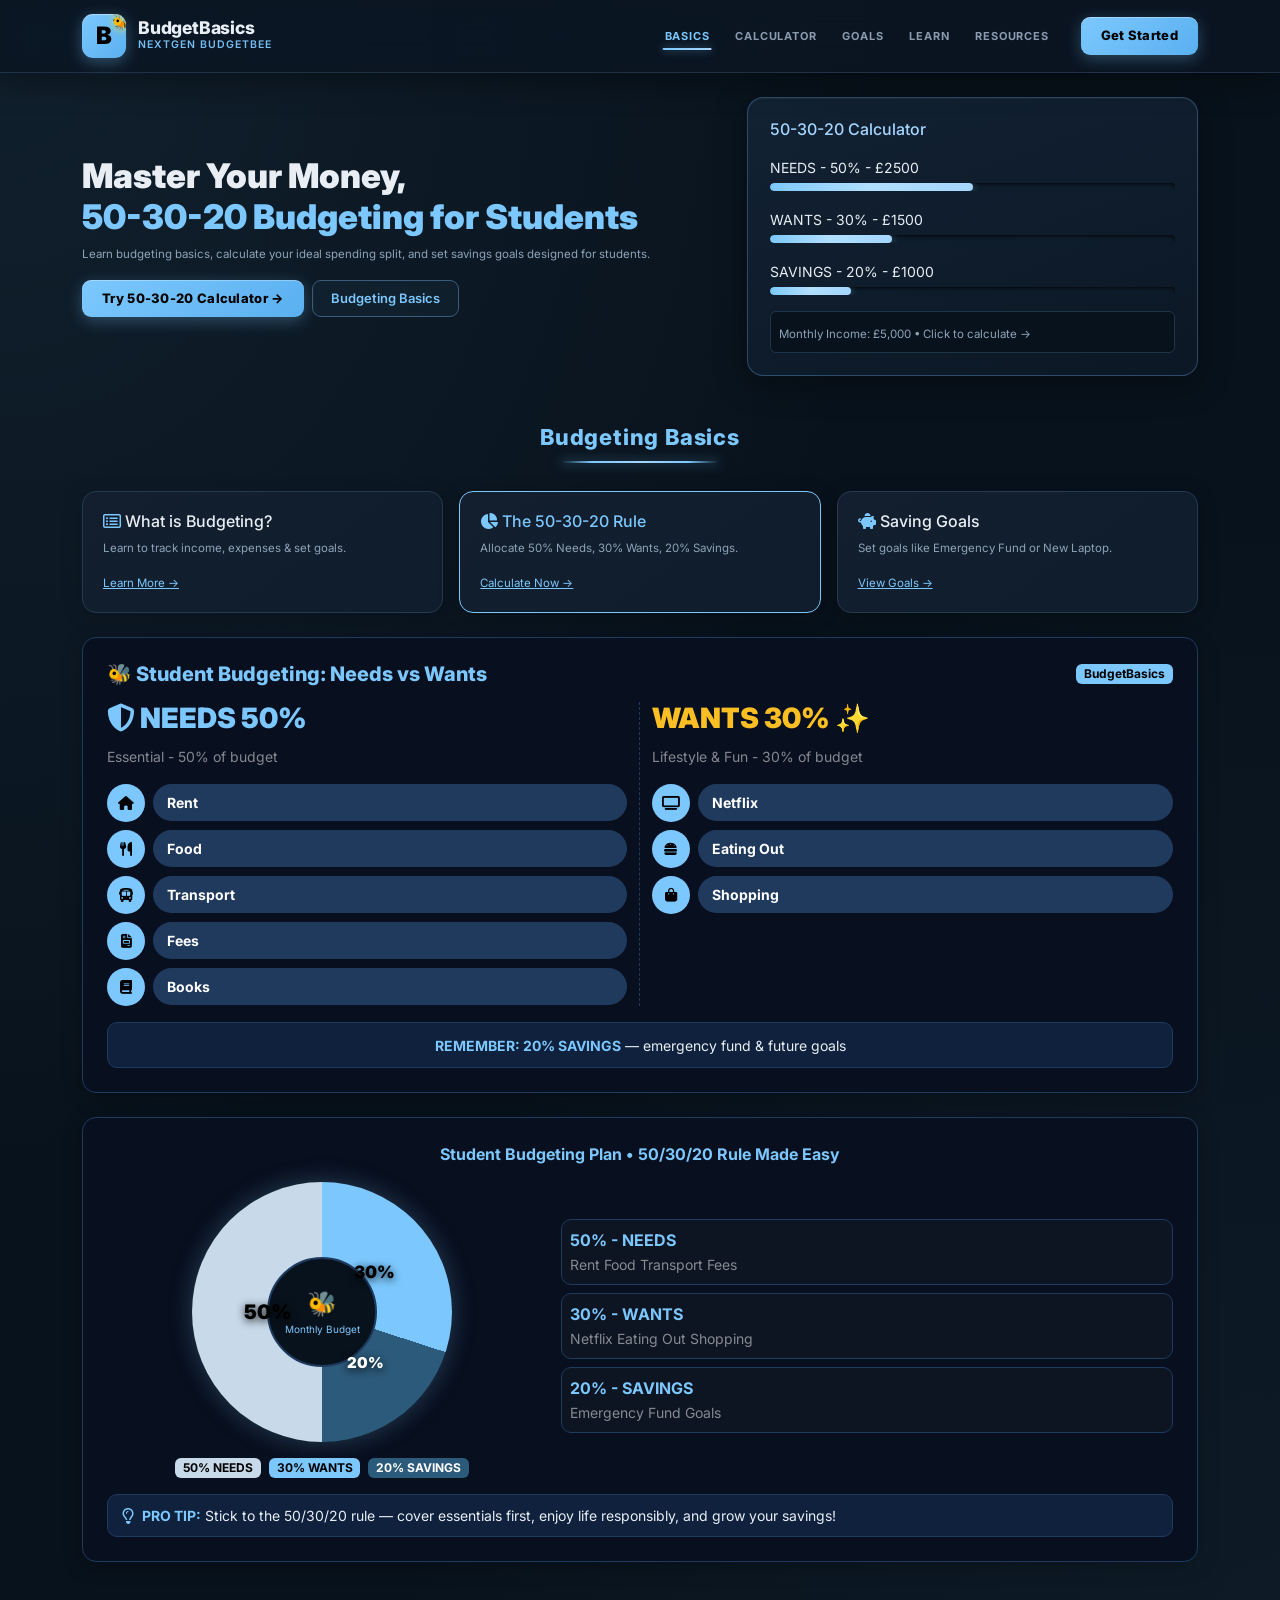
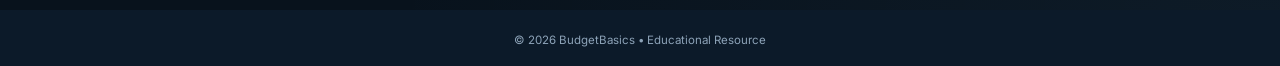
<file: index.html>
<!DOCTYPE html>
<html lang="en">
    <head>
        <meta charset="UTF-8">
        <meta name="viewport" content="width=device-width, initial-scale=1.0">
    <title>BudgetBasics</title>
    <link href="https://cdn.jsdelivr.net/npm/bootstrap@5.3.3/dist/css/bootstrap.min.css" rel="stylesheet">
    <link rel="stylesheet" href="https://cdnjs.cloudflare.com/ajax/libs/font-awesome/6.5.0/css/all.min.css">
    <link rel="stylesheet" href="style.css">
</head>
<body>
<div class="top-nav">
    <div class="container d-flex justify-content-between align-items-center">
        <div class="logo-wrap">
            <div class="logo-icon">
                <span class="b-letter">B</span>
                <span class="bee-logo">🐝</span>
            </div>
            <div>
                <div class="logo-title">BudgetBasics</div>
                <div class="logo-sub">NextGen BudgetBee</div>
            </div>
        </div>
        <div class="d-none d-md-flex align-items-center">
            <a href="index.html" class="nav-item active">BASICS</a>
            <a href="calculator.html" class="nav-item">CALCULATOR</a>
            <a href="goals.html" class="nav-item">GOALS</a>
            <a href="learn.html" class="nav-item">LEARN</a>
            <a href="resources.html" class="nav-item">RESOURCES</a>
            <a href="calculator.html" class="btn-blue ms-2">Get Started</a>
        </div>
    </div>
</div>
<div class="container py-4">
    <div class="row g-4 align-items-center">
        <div class="col-lg-7">
            <h1 style="font-weight:900;font-size:34px">Master Your Money,<br>
                <span style="color:#7cc8fe">50-30-20 Budgeting for Students</span>
            </h1>
            <p class="small mt-2">Learn budgeting basics, calculate your ideal spending split, and set savings goals designed for students.</p>
            <div class="mt-3 d-flex gap-2">
                <a href="calculator.html" class="btn-blue">Try 50-30-20 Calculator →</a>
                <a href="learn.html" class="btn-outline">Budgeting Basics</a>
            </div>
        </div>
        <div class="col-lg-5">
            <div class="calc-card">
                <h6 style="color:#a5d6ff">50-30-20 Calculator</h6>
                <div class="mt-3">
                    <small>NEEDS - 50% - £2500</small>
                    <div class="progress mt-1">
                        <div class="progress-bar" style="width:50%"></div>
                    </div>
                </div>
                <div class="mt-3">
                    <small>WANTS - 30% - £1500</small>
                    <div class="progress mt-1">
                        <div class="progress-bar" style="width:30%"></div>
                    </div>
                </div>
                <div class="mt-3">
                    <small>SAVINGS - 20% - £1000</small>
                    <div class="progress mt-1">
                        <div class="progress-bar" style="width:20%"></div>
                    </div>
                </div>
                <div class="mt-3 p-2 rounded" style="background:#08121c;border:1px solid #1e3448">
                    <small class="small">Monthly Income: £5,000 • Click to calculate →</small>
                </div>
            </div>
        </div>
    </div>
<h4 class="title-blue mt-5">Budgeting Basics</h4>
<div class="row g-3">
    <div class="col-md-4">
        <div class="card-dark">
            <h6><i class="fa-regular fa-rectangle-list" style="color:#7cc8fe"></i> What is Budgeting?</h6>
            <p class="small">Learn to track income, expenses & set goals.</p>
            <a href="learn.html" class="small" style="color:#7cc8fe">Learn More →</a>
        </div>
    </div>
    <div class="col-md-4">
        <div class="card-dark" style="border-color:#7cc8fe">
            <h6 style="color:#7cc8fe"><i class="fa-solid fa-chart-pie"></i> The 50-30-20 Rule</h6>
            <p class="small">Allocate 50% Needs, 30% Wants, 20% Savings.</p>
            <a href="calculator.html" class="small" style="color:#7cc8fe">Calculate Now →</a>
        </div>
    </div>
    <div class="col-md-4">
        <div class="card-dark">
            <h6><i class="fa-solid fa-piggy-bank" style="color:#7cc8fe"></i> Saving Goals</h6>
            <p class="small">Set goals like Emergency Fund or New Laptop.</p>
            <a href="goals.html" class="small" style="color:#7cc8fe">View Goals →</a>
        </div>
    </div>
</div>

<div class="card-dark bb-info-card p-3 p-md-4 mt-4">
  <div class="d-flex justify-content-between align-items-center mb-3">
    <h5 class="m-0" style="color:#7cc8fe; font-weight:800;">🐝 Student Budgeting: Needs vs Wants</h5>
    <span class="badge" style="background:#7cc8fe; color:#000;">BudgetBasics</span>
</div>
  <div class="row g-4">
    <div class="col-md-6" style="border-right:1px dashed #203a5e;">
        <h3 style="color:#7cc8fe; font-weight:900;"><i class="fa-solid fa-shield-halved"></i> NEEDS 50%</h3>
        <small class="text-white-50">Essential - 50% of budget</small>
      <div class="d-flex flex-column gap-2 mt-3">
        <div class="d-flex align-items-center gap-2">
            <div class="bb-icon-circle"><i class="fa-solid fa-house"></i></div>
            <div class="bb-pill flex-grow-1">Rent</div>
        </div>
        <div class="d-flex align-items-center gap-2">
            <div class="bb-icon-circle"><i class="fa-solid fa-utensils"></i></div>
            <div class="bb-pill flex-grow-1">Food</div>
        </div>
        <div class="d-flex align-items-center gap-2">
            <div class="bb-icon-circle"><i class="fa-solid fa-bus"></i></div>
            <div class="bb-pill flex-grow-1">Transport</div>
        </div>
        <div class="d-flex align-items-center gap-2">
            <div class="bb-icon-circle"><i class="fa-solid fa-file-invoice"></i></div>
            <div class="bb-pill flex-grow-1">Fees</div>
        </div>
        <div class="d-flex align-items-center gap-2">
            <div class="bb-icon-circle"><i class="fa-solid fa-book"></i></div>
            <div class="bb-pill flex-grow-1">Books</div>
        </div>
      </div>
    </div>
    <div class="col-md-6">
        <h3 style="color:#fbbf24; font-weight:900;">WANTS 30% ✨</h3>
        <small class="text-white-50">Lifestyle & Fun - 30% of budget</small>
      <div class="d-flex flex-column gap-2 mt-3">
        <div class="d-flex align-items-center gap-2">
            <div class="bb-icon-circle"><i class="fa-solid fa-tv"></i></div>
            <div class="bb-pill flex-grow-1">Netflix</div>
        </div>
        <div class="d-flex align-items-center gap-2">
            <div class="bb-icon-circle"><i class="fa-solid fa-burger"></i>
            </div>
            <div class="bb-pill flex-grow-1">Eating Out</div>
        </div>
        <div class="d-flex align-items-center gap-2">
            <div class="bb-icon-circle"><i class="fa-solid fa-bag-shopping"></i></div>
            <div class="bb-pill flex-grow-1">Shopping</div>
        </div>
      </div>
    </div>
  </div>
  <div class="bb-tip-box mt-3 text-center">
    <small><b style="color:#7cc8fe;">REMEMBER: 20% SAVINGS</b> — emergency fund & future goals</small>
</div>
</div>

<div class="card-dark bb-info-card p-3 p-md-4 mt-4">
  <p class="text-center" style="color:#7cc8fe; font-weight:700;">Student Budgeting Plan • 50/30/20 Rule Made Easy</p>
  <div class="row g-4 align-items-center">
    <div class="col-md-5 text-center">
      <div class="bb-pie">
        <span class="pie-percent p50">50%</span>
        <span class="pie-percent p30">30%</span>
        <span class="pie-percent p20">20%</span>
        <div class="bb-pie-center"><div style="font-size:24px;">🐝</div><small style="color:#7cc8fe; font-size:10px;">Monthly Budget</small></div>
      </div>
      <div class="mt-3 d-flex justify-content-center gap-2 flex-wrap">
        <a href="calculator.html" class="badge bb-click-badge" style="background:#c8d9ea; color:#000;">50% NEEDS</a>
        <a href="calculator.html" class="badge bb-click-badge" style="background:#7cc8fe; color:#000;">30% WANTS</a>
        <a href="calculator.html" class="badge bb-click-badge" style="background:#2c5a7a;">20% SAVINGS</a>
      </div>
    </div>
    <div class="col-md-7">
      <a href="calculator.html" class="bb-click-card d-block text-decoration-none mb-2">
        <div class="p-2 rounded">
            <b style="color:#7cc8fe;">50% - NEEDS</b>
            <br>
            <small class="text-white-50">Rent Food Transport Fees</small>
        </div>
    </a>
      <a href="calculator.html" class="bb-click-card d-block text-decoration-none mb-2">
        <div class="p-2 rounded">
            <b style="color:#7cc8fe;">30% - WANTS</b>
            <br>
            <small class="text-white-50">Netflix Eating Out Shopping</small>
        </div>
    </a>
      <a href="calculator.html" class="bb-click-card d-block text-decoration-none mb-2">
        <div class="p-2 rounded">
            <b style="color:#7cc8fe;">20% - SAVINGS</b>
            <br>
            <small class="text-white-50">Emergency Fund Goals</small>
        </div></a>
    </div>
  </div>
  <div class="bb-tip-box mt-3 d-flex gap-2 align-items-center"><i class="fa-regular fa-lightbulb" style="color:#7cc8fe;"></i>
    <small><b style="color:#7cc8fe;">PRO TIP:</b> Stick to the 50/30/20 rule — cover essentials first, enjoy life responsibly, and grow your savings!</small>
</div>
</div>

</div>
<div class="text-center mt-4 p-3" style="background:#0c1a29">
    <small class="small">© 2026 BudgetBasics • Educational Resource</small>
</div>

</body>
</html>
</file>
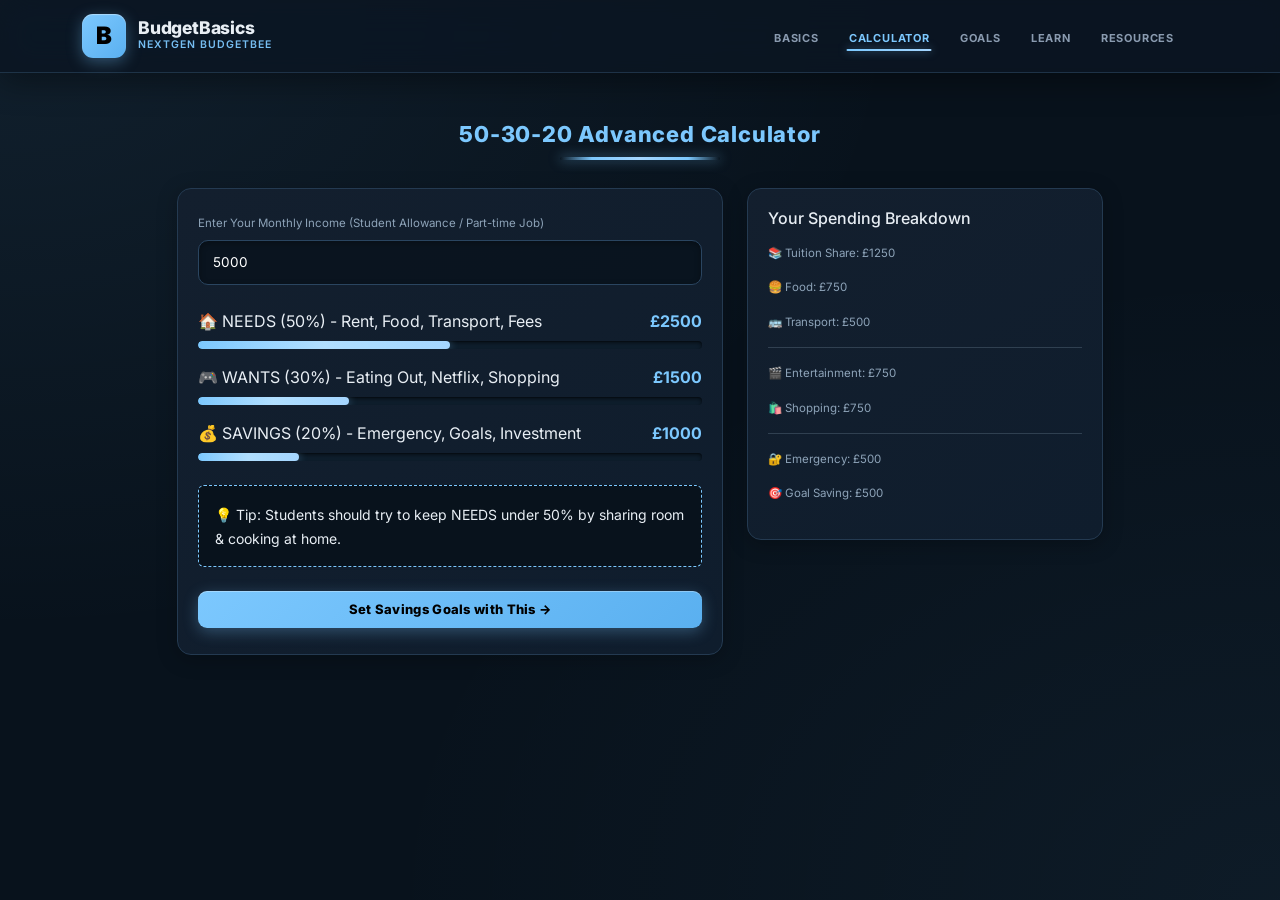
<file: calculator.html>
<!DOCTYPE html>
<html lang="en">
    <head>
        <meta charset="UTF-8">
        <meta name="viewport" content="width=device-width, initial-scale=1.0">
        <title>Calculator - BudgetBasics</title>
        <link href="https://cdn.jsdelivr.net/npm/bootstrap@5.3.3/dist/css/bootstrap.min.css" rel="stylesheet">
        <link rel="stylesheet" href="style.css">
    </head>
    <body>
<div class="top-nav">
    <div class="container d-flex justify-content-between align-items-center">
        <div class="logo-wrap">
            <div class="logo-icon">B</div>
            <div>
                <div class="logo-title">BudgetBasics</div>
                <div class="logo-sub">NextGen BudgetBee</div>
            </div>
        </div>
        <div>
            <a href="index.html" class="nav-item">BASICS</a>
            <a href="calculator.html" class="nav-item active">CALCULATOR</a>
            <a href="goals.html" class="nav-item">GOALS</a>
            <a href="learn.html" class="nav-item">LEARN</a>
            <a href="resources.html" class="nav-item">RESOURCES</a>
        </div>
    </div>
</div>
<div class="container py-5">
    <h2 class="title-blue">50-30-20 Advanced Calculator</h2>
    <div class="row g-4 justify-content-center">
        <div class="col-lg-6">
            <div class="card-dark">
                <label class="small mb-2">Enter Your Monthly Income (Student Allowance / Part-time Job)</label>
                <input type="number" id="income" value="5000" oninput="calc()" class="input-dark" placeholder="e.g. 5000">
                <div class="mt-4">
                    <div class="d-flex justify-content-between">
                        <span>🏠 NEEDS (50%) - Rent, Food, Transport, Fees</span>
                        <strong id="needAmt" style="color:#7cc8fe">£2500</strong>
                    </div>
                    <div class="progress mt-2">
                        <div class="progress-bar" id="needBar" style="width:50%">

                        </div>
                    </div>
                </div>
                <div class="mt-3">
                    <div class="d-flex justify-content-between">
                        <span>🎮 WANTS (30%) - Eating Out, Netflix, Shopping</span>
                        <strong id="wantAmt" style="color:#7cc8fe">£1500</strong>
                    </div>
                    <div class="progress mt-2">
                        <div class="progress-bar" style="width:30%">

                        </div>
                    </div>
                </div>
                <div class="mt-3">
                    <div class="d-flex justify-content-between">
                        <span>💰 SAVINGS (20%) - Emergency, Goals, Investment</span>
                        <strong id="saveAmt" style="color:#7cc8fe">£1000</strong>
                    </div>
                    <div class="progress mt-2">
                        <div class="progress-bar" style="width:20%">

                        </div>
                    </div>
                </div>
                <div class="mt-4 p-3 rounded" style="background:#08121c;border:1px dashed #7cc8fe">
                    <small>💡 Tip: Students should try to keep NEEDS under 50% by sharing room & cooking at home.</small>
                </div>
                <a href="goals.html" class="btn-blue w-100 mt-4 text-center">Set Savings Goals with This →</a>
            </div>
        </div>
        <div class="col-lg-4">
            <div class="card-dark">
                <h6>Your Spending Breakdown</h6>
                <div id="breakdown" class="small mt-3">

                </div>
            </div>
        </div>
    </div>
</div>

<script>function calc(){let i=document.getElementById('income').value||0;document.getElementById('needAmt').innerText='£'+(i*0.5).toFixed(0);document.getElementById('wantAmt').innerText='£'+(i*0.3).toFixed(0);document.getElementById('saveAmt').innerText='£'+(i*0.2).toFixed(0);document.getElementById('breakdown').innerHTML=`<p>📚 Tuition Share: £${(i*0.25).toFixed(0)}</p><p>🍔 Food: £${(i*0.15).toFixed(0)}</p><p>🚌 Transport: £${(i*0.10).toFixed(0)}</p><hr><p>🎬 Entertainment: £${(i*0.15).toFixed(0)}</p><p>🛍️ Shopping: £${(i*0.15).toFixed(0)}</p><hr><p>🔐 Emergency: £${(i*0.10).toFixed(0)}</p><p>🎯 Goal Saving: £${(i*0.10).toFixed(0)}</p>`}calc();
</script>

</body>
</html>
</file>
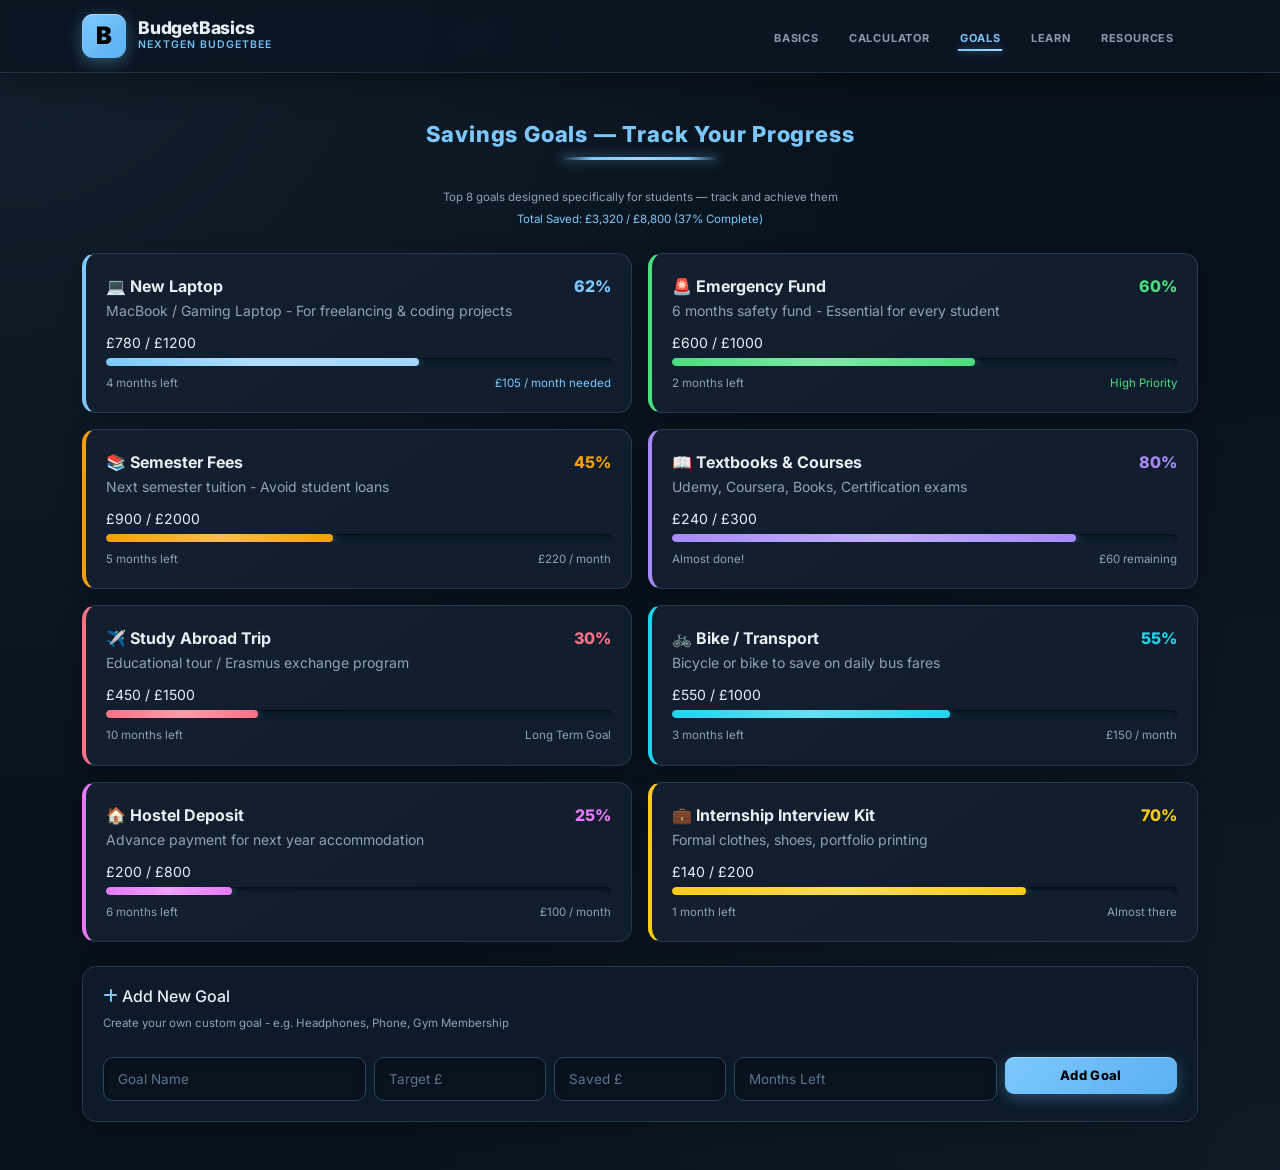
<file: goals.html>
<!DOCTYPE html>
<html lang="en">
    <head>
        <meta charset="UTF-8">
        <meta name="viewport" content="width=device-width, initial-scale=1.0">
        <title>Goals - BudgetBasics</title>
        <link href="https://cdn.jsdelivr.net/npm/bootstrap@5.3.3/dist/css/bootstrap.min.css" rel="stylesheet">
        <link rel="stylesheet" href="https://cdnjs.cloudflare.com/ajax/libs/font-awesome/6.5.0/css/all.min.css">
        <link rel="stylesheet" href="style.css">
    </head>
    <body>
<div class="top-nav">
    <div class="container d-flex justify-content-between align-items-center">
        <div class="logo-wrap">
            <div class="logo-icon">B</div>
            <div>
                <div class="logo-title">BudgetBasics</div>
                <div class="logo-sub">NextGen BudgetBee</div>
            </div>
        </div>
        <div>
            <a href="index.html" class="nav-item">BASICS</a>
            <a href="calculator.html" class="nav-item">CALCULATOR</a>
            <a href="goals.html" class="nav-item active">GOALS</a>
            <a href="learn.html" class="nav-item">LEARN</a>
            <a href="resources.html" class="nav-item">RESOURCES</a>
        </div>
    </div>
</div>

<div class="container py-5">
<h2 class="title-blue">Savings Goals — Track Your Progress</h2>
<p class="text-center small mb-1">Top 8 goals designed specifically for students — track and achieve them</p>
<p class="text-center small mb-4" style="color:#7cc8fe">Total Saved: £3,320 / £8,800 (37% Complete)</p>

<div class="row g-3">
<div class="col-md-6">
    <div class="card-dark" style="border-left:4px solid #7cc8fe">
        <div class="d-flex justify-content-between">
            <div>
                <strong>💻 New Laptop</strong>
                <br>
                <small style="color:#8da3b8">MacBook / Gaming Laptop - For freelancing & coding projects</small>
            </div>
            <span style="color:#7cc8fe;font-weight:800">62%</span>
        </div>
        <div class="mt-2">
            <small>£780 / £1200</small>
            <div class="progress mt-1">
                <div class="progress-bar" style="width:62%">
                                    </div>
                                </div>
                            </div>
                            <div class="d-flex justify-content-between mt-2">
                                <small class="small">4 months left</small>
                                <small class="small" style="color:#7cc8fe">£105 / month needed</small></div>
                            </div>
                            </div>

<div class="col-md-6"><div class="card-dark" style="border-left:4px solid #4ade80"><div class="d-flex justify-content-between"><div><strong>🚨 Emergency Fund</strong><br><small style="color:#8da3b8">6 months safety fund - Essential for every student</small></div><span style="color:#4ade80;font-weight:800">60%</span></div><div class="mt-2"><small>£600 / £1000</small><div class="progress mt-1"><div class="progress-bar" style="width:60%;background:#4ade80!important"></div></div></div><div class="d-flex justify-content-between mt-2"><small class="small">2 months left</small><small class="small" style="color:#4ade80">High Priority</small></div></div></div>

<div class="col-md-6"><div class="card-dark" style="border-left:4px solid #f59e0b"><div class="d-flex justify-content-between"><div><strong>📚 Semester Fees</strong><br><small style="color:#8da3b8">Next semester tuition - Avoid student loans</small></div><span style="color:#f59e0b;font-weight:800">45%</span></div><div class="mt-2"><small>£900 / £2000</small><div class="progress mt-1"><div class="progress-bar" style="width:45%;background:#f59e0b!important"></div></div></div><div class="d-flex justify-content-between mt-2"><small class="small">5 months left</small><small class="small">£220 / month</small></div></div></div>

<div class="col-md-6"><div class="card-dark" style="border-left:4px solid #a78bfa"><div class="d-flex justify-content-between"><div><strong>📖 Textbooks & Courses</strong><br><small style="color:#8da3b8">Udemy, Coursera, Books, Certification exams</small></div><span style="color:#a78bfa;font-weight:800">80%</span></div><div class="mt-2"><small>£240 / £300</small><div class="progress mt-1"><div class="progress-bar" style="width:80%;background:#a78bfa!important"></div></div></div><div class="d-flex justify-content-between mt-2"><small class="small">Almost done!</small><small class="small">£60 remaining</small></div></div></div>

<div class="col-md-6"><div class="card-dark" style="border-left:4px solid #fb7185"><div class="d-flex justify-content-between"><div><strong>✈️ Study Abroad Trip</strong><br><small style="color:#8da3b8">Educational tour / Erasmus exchange program</small></div><span style="color:#fb7185;font-weight:800">30%</span></div><div class="mt-2"><small>£450 / £1500</small><div class="progress mt-1"><div class="progress-bar" style="width:30%;background:#fb7185!important"></div></div></div><div class="d-flex justify-content-between mt-2"><small class="small">10 months left</small><small class="small">Long Term Goal</small></div></div></div>

<div class="col-md-6"><div class="card-dark" style="border-left:4px solid #22d3ee"><div class="d-flex justify-content-between"><div><strong>🚲 Bike / Transport</strong><br><small style="color:#8da3b8">Bicycle or bike to save on daily bus fares</small></div><span style="color:#22d3ee;font-weight:800">55%</span></div><div class="mt-2"><small>£550 / £1000</small><div class="progress mt-1"><div class="progress-bar" style="width:55%;background:#22d3ee!important"></div></div></div><div class="d-flex justify-content-between mt-2"><small class="small">3 months left</small><small class="small">£150 / month</small></div></div></div>

<div class="col-md-6"><div class="card-dark" style="border-left:4px solid #e879f9"><div class="d-flex justify-content-between"><div><strong>🏠 Hostel Deposit</strong><br><small style="color:#8da3b8">Advance payment for next year accommodation</small></div><span style="color:#e879f9;font-weight:800">25%</span></div><div class="mt-2"><small>£200 / £800</small><div class="progress mt-1"><div class="progress-bar" style="width:25%;background:#e879f9!important"></div></div></div><div class="d-flex justify-content-between mt-2"><small class="small">6 months left</small><small class="small">£100 / month</small></div></div></div>

<div class="col-md-6"><div class="card-dark" style="border-left:4px solid #facc15"><div class="d-flex justify-content-between"><div><strong>💼 Internship Interview Kit</strong><br><small style="color:#8da3b8">Formal clothes, shoes, portfolio printing</small></div><span style="color:#facc15;font-weight:800">70%</span></div><div class="mt-2"><small>£140 / £200</small><div class="progress mt-1"><div class="progress-bar" style="width:70%;background:#facc15!important"></div></div></div><div class="d-flex justify-content-between mt-2"><small class="small">1 month left</small><small class="small">Almost there</small></div></div></div>
</div>

<div class="card-dark mt-4" style="background:#0c1a29"><h6><i class="fa-solid fa-plus" style="color:#7cc8fe"></i> Add New Goal</h6><p class="small">Create your own custom goal - e.g. Headphones, Phone, Gym Membership</p><div class="row g-2 mt-2"><div class="col-md-3"><input class="input-dark" placeholder="Goal Name"></div><div class="col-md-2"><input class="input-dark" placeholder="Target £"></div><div class="col-md-2"><input class="input-dark" placeholder="Saved £"></div><div class="col-md-3"><input class="input-dark" placeholder="Months Left"></div><div class="col-md-2"><button class="btn-blue w-100">Add Goal</button></div></div></div>
</div></body></html>
</file>
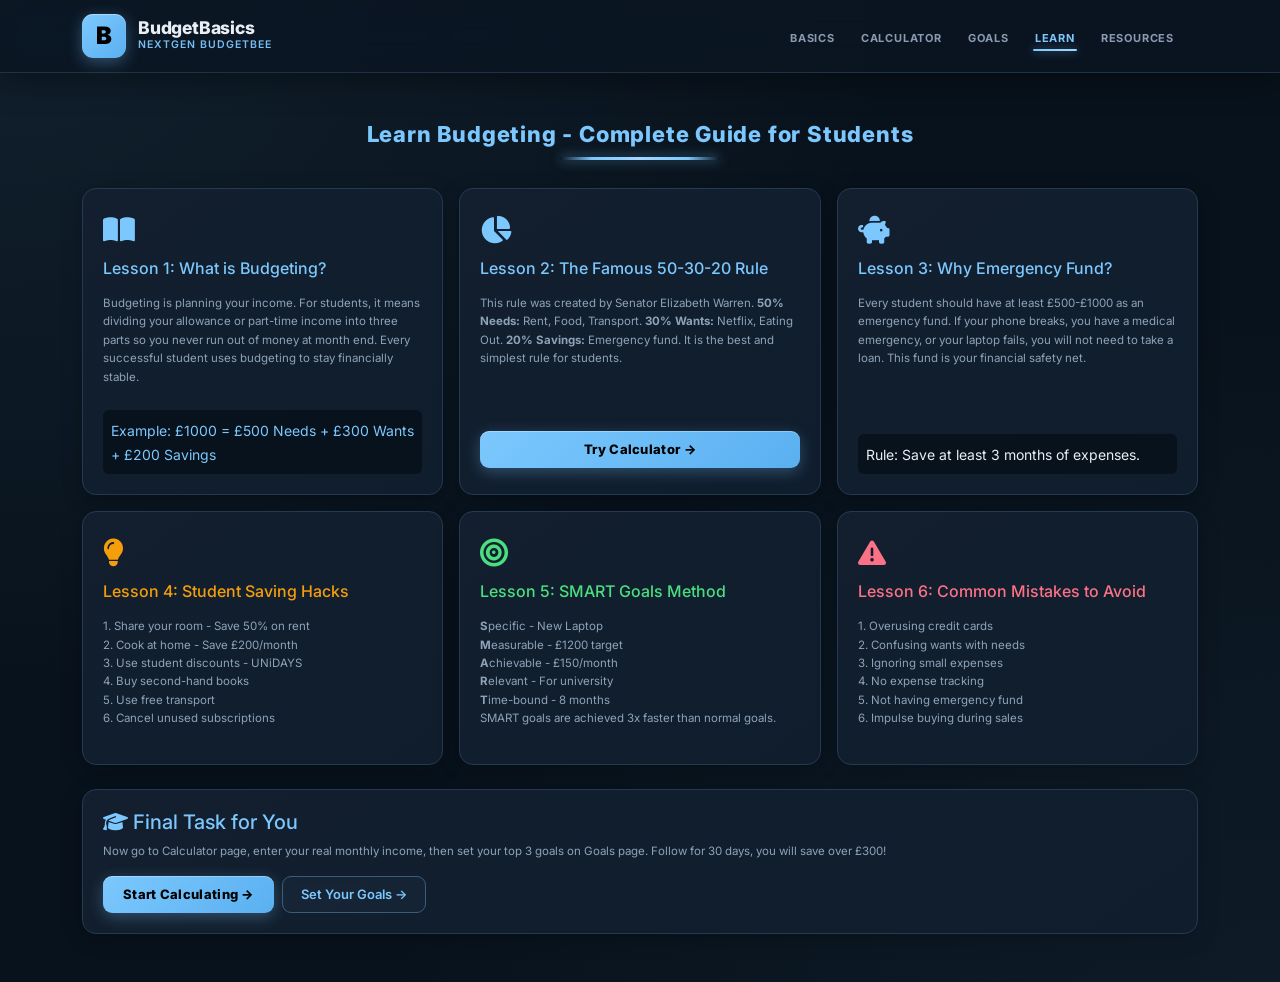
<file: learn.html>
<!DOCTYPE html><html lang="en"><head><meta charset="UTF-8"><meta name="viewport" content="width=device-width, initial-scale=1.0"><title>Learn - BudgetBasics</title><link href="https://cdn.jsdelivr.net/npm/bootstrap@5.3.3/dist/css/bootstrap.min.css" rel="stylesheet"><link rel="stylesheet" href="https://cdnjs.cloudflare.com/ajax/libs/font-awesome/6.5.0/css/all.min.css"><link rel="stylesheet" href="style.css"></head><body>
<div class="top-nav"><div class="container d-flex justify-content-between align-items-center"><div class="logo-wrap"><div class="logo-icon">B</div><div><div class="logo-title">BudgetBasics</div><div class="logo-sub">NextGen BudgetBee</div></div></div><div><a href="index.html" class="nav-item">BASICS</a><a href="calculator.html" class="nav-item">CALCULATOR</a><a href="goals.html" class="nav-item">GOALS</a><a href="learn.html" class="nav-item active">LEARN</a><a href="resources.html" class="nav-item">RESOURCES</a></div></div></div>

<div class="container py-5">
<h2 class="title-blue">Learn Budgeting - Complete Guide for Students</h2>

<div class="row g-3 mb-4">
<div class="col-md-4"><div class="card-dark"><div style="font-size:28px;color:#7cc8fe"><i class="fa-solid fa-book-open"></i></div><h6 class="mt-2" style="color:#7cc8fe">Lesson 1: What is Budgeting?</h6><p class="small mt-2">Budgeting is planning your income. For students, it means dividing your allowance or part-time income into three parts so you never run out of money at month end. Every successful student uses budgeting to stay financially stable.</p><div class="mt-auto pt-2"><div class="p-2 rounded" style="background:#08121c"><small style="color:#7cc8fe">Example: £1000 = £500 Needs + £300 Wants + £200 Savings</small></div></div></div></div>

<div class="col-md-4"><div class="card-dark"><div style="font-size:28px;color:#7cc8fe"><i class="fa-solid fa-chart-pie"></i></div><h6 class="mt-2" style="color:#7cc8fe">Lesson 2: The Famous 50-30-20 Rule</h6><p class="small mt-2">This rule was created by Senator Elizabeth Warren. <b>50% Needs:</b> Rent, Food, Transport. <b>30% Wants:</b> Netflix, Eating Out. <b>20% Savings:</b> Emergency fund. It is the best and simplest rule for students.</p><div class="mt-auto pt-2"><a href="calculator.html" class="btn-blue w-100 text-center">Try Calculator →</a></div></div></div>

<div class="col-md-4"><div class="card-dark"><div style="font-size:28px;color:#7cc8fe"><i class="fa-solid fa-piggy-bank"></i></div><h6 class="mt-2" style="color:#7cc8fe">Lesson 3: Why Emergency Fund?</h6><p class="small mt-2">Every student should have at least £500-£1000 as an emergency fund. If your phone breaks, you have a medical emergency, or your laptop fails, you will not need to take a loan. This fund is your financial safety net.</p><div class="mt-auto pt-2"><div class="p-2 rounded" style="background:#08121c"><small>Rule: Save at least 3 months of expenses.</small></div></div></div></div>

<div class="col-md-4"><div class="card-dark"><div style="font-size:28px;color:#f59e0b"><i class="fa-solid fa-lightbulb"></i></div><h6 class="mt-2" style="color:#f59e0b">Lesson 4: Student Saving Hacks</h6><p class="small mt-2">1. Share your room - Save 50% on rent<br>2. Cook at home - Save £200/month<br>3. Use student discounts - UNiDAYS<br>4. Buy second-hand books<br>5. Use free transport<br>6. Cancel unused subscriptions</p></div></div>

<div class="col-md-4"><div class="card-dark"><div style="font-size:28px;color:#4ade80"><i class="fa-solid fa-bullseye"></i></div><h6 class="mt-2" style="color:#4ade80">Lesson 5: SMART Goals Method</h6><p class="small mt-2"><b>S</b>pecific - New Laptop<br><b>M</b>easurable - £1200 target<br><b>A</b>chievable - £150/month<br><b>R</b>elevant - For university<br><b>T</b>ime-bound - 8 months<br>SMART goals are achieved 3x faster than normal goals.</p></div></div>

<div class="col-md-4"><div class="card-dark"><div style="font-size:28px;color:#fb7185"><i class="fa-solid fa-triangle-exclamation"></i></div><h6 class="mt-2" style="color:#fb7185">Lesson 6: Common Mistakes to Avoid</h6><p class="small mt-2">1. Overusing credit cards<br>2. Confusing wants with needs<br>3. Ignoring small expenses<br>4. No expense tracking<br>5. Not having emergency fund<br>6. Impulse buying during sales</p></div></div>
</div>

<div class="card-dark mt-4" style="height:auto"><h5 style="color:#7cc8fe"><i class="fa-solid fa-graduation-cap"></i> Final Task for You</h5><p class="small mt-2">Now go to Calculator page, enter your real monthly income, then set your top 3 goals on Goals page. Follow for 30 days, you will save over £300!</p><div class="d-flex gap-2 mt-3"><a href="calculator.html" class="btn-blue">Start Calculating →</a><a href="goals.html" class="btn-outline">Set Your Goals →</a></div></div>
</div></body></html>
</file>
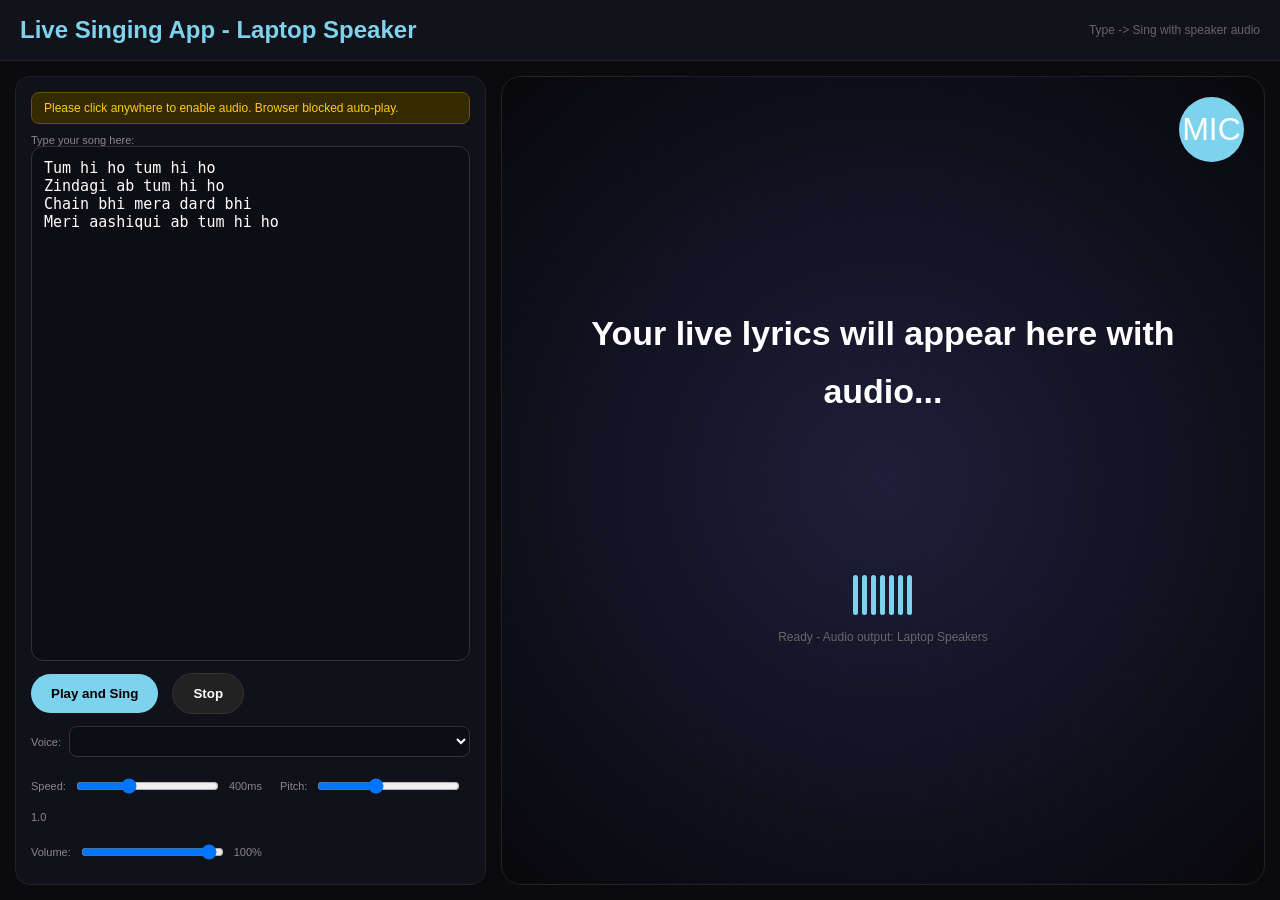
<file: new.html>
<!DOCTYPE html>
<html lang="en">
<head>
<meta charset="UTF-8">
<meta name="viewport" content="width=device-width, initial-scale=1.0">
<title>Live Singing Studio - Laptop Speaker Output</title>
<style>
  body { margin:0; background:#0a0a0f; color:#fff; font-family: Arial, sans-serif; display:flex; flex-direction:column; height:100vh; }
 .header { padding:16px 20px; background:#12121a; border-bottom:1px solid #222; display:flex; justify-content:space-between; align-items:center; }
 .header h2 { margin:0; color:#7DD3EE; }
 .container { display:flex; flex:1; gap:15px; padding:15px; overflow:hidden; }
 .left { flex:1; background:#11111a; border-radius:15px; border:1px solid #222; padding:15px; display:flex; flex-direction:column; }
 .right { flex:1.6; background: radial-gradient(circle at center, #1e1e3a 0%, #08080c 100%); border-radius:20px; border:1px solid #222; display:flex; flex-direction:column; align-items:center; justify-content:center; padding:30px; position:relative; }
  textarea { flex:1; background:#0d0d14; border:1px solid #333; color:#fff; border-radius:12px; padding:12px; font-size:15px; resize:none; outline:none; }
  textarea:focus { border-color:#7DD3EE; }
  button { background:#7DD3EE; color:#000; border:none; padding:12px 20px; border-radius:25px; font-weight:bold; cursor:pointer; margin-right:6px; }
  button.secondary { background:#222; color:#fff; border:1px solid #333; }
  button:disabled { opacity:0.5; }
 .controls { display:flex; gap:8px; margin-top:12px; flex-wrap:wrap; align-items:center; }
  select, input[type=range] { background:#0d0d14; color:#fff; border:1px solid #333; border-radius:8px; padding:6px; }
  #lyricsDisplay { font-size:34px; font-weight:800; line-height:1.7; text-align:center; min-height:250px; max-width:90%; }
 .word { display:inline-block; opacity:0.2; transition:all 0.4s ease; margin:0 6px; }
 .word.active { opacity:1; transform:scale(1.35); color:#7DD3EE; text-shadow:0 0 25px #7DD3EE; }
 .word.played { opacity:1; color:#fff; transform:scale(1); }
 .mic { position:absolute; top:20px; right:20px; width:65px; height:65px; background:#7DD3EE; border-radius:50%; display:flex; align-items:center; justify-content:center; font-size:32px; }
 .mic.singing { animation: pulse 0.5s infinite; }
  @keyframes pulse { 0%{box-shadow:0 0 0 0 rgba(125,211,238,0.7)} 70%{box-shadow:0 0 0 25px rgba(125,211,238,0)} 100%{box-shadow:0 0 0 0 rgba(125,211,238,0)} }
 .visualizer { display:flex; gap:4px; height:40px; margin-top:20px; }
 .bar { width:5px; background:#7DD3EE; border-radius:10px; }
 .bar.active { animation: wave 0.5s infinite ease-in-out; }
  @keyframes wave { 0%,100%{height:10px} 50%{height:35px} }
 .label { font-size:11px; color:#888; }
 .audio-warning { background:#332a00; border:1px solid #665500; color:#ffcc00; padding:8px 12px; border-radius:8px; font-size:12px; margin-bottom:10px; display:none; }
</style>
</head>
<body>

<div class="header">
  <h2>Live Singing App - Laptop Speaker</h2>
  <span style="color:#666; font-size:12px;">Type -> Sing with speaker audio</span>
</div>

<div class="container">
  <div class="left">
    <div id="audioWarning" class="audio-warning">Please click anywhere to enable audio. Browser blocked auto-play.</div>
    <span class="label">Type your song here:</span>
    <textarea id="songInput" placeholder="Type any song lyrics here...">Tum hi ho tum hi ho
Zindagi ab tum hi ho
Chain bhi mera dard bhi
Meri aashiqui ab tum hi ho</textarea>

    <div class="controls">
      <button id="playBtn" onclick="startSinging()">Play and Sing</button>
      <button class="secondary" onclick="stopSinging()">Stop</button>
    </div>

    <div class="controls">
      <span class="label">Voice:</span>
      <select id="voiceSelect" style="flex:1;"></select>
    </div>

    <div class="controls">
      <span class="label">Speed:</span>
      <input type="range" id="speed" min="150" max="900" value="400">
      <span id="speedVal" class="label">400ms</span>

      <span class="label" style="margin-left:10px;">Pitch:</span>
      <input type="range" id="pitch" min="0.5" max="1.8" step="0.1" value="1.0">
      <span id="pitchVal" class="label">1.0</span>
    </div>

    <div class="controls">
      <span class="label">Volume:</span>
      <input type="range" id="volume" min="0" max="1" step="0.1" value="1">
      <span id="volumeVal" class="label">100%</span>
    </div>
  </div>

  <div class="right">
    <div class="mic" id="mic">MIC</div>
    <div id="lyricsDisplay">Your live lyrics will appear here with audio...</div>
    <div class="visualizer" id="visualizer">
      <div class="bar"></div><div class="bar"></div><div class="bar"></div><div class="bar"></div><div class="bar"></div><div class="bar"></div><div class="bar"></div>
    </div>
    <p id="status" style="color:#666; font-size:12px; margin-top:15px;">Ready - Audio output: Laptop Speakers</p>
  </div>
</div>

<script>
// Global variables
let voices = [];
let wordsArray = [];
let currentIndex = 0;
let timer = null;
let synth = window.speechSynthesis;
let audioContext = null;
let isPlaying = false;

// Initialize audio context on user interaction
function initAudio() {
  if (!audioContext) {
    audioContext = new (window.AudioContext || window.webkitAudioContext)();
  }
  if (audioContext.state === 'suspended') {
    audioContext.resume();
  }
  document.getElementById('audioWarning').style.display = 'none';
}

document.addEventListener('click', initAudio, {once: true});

// Load available voices
function loadVoices() {
  voices = synth.getVoices();
  const select = document.getElementById('voiceSelect');
  select.innerHTML = '';
  voices.forEach((voice, i) => {
    const option = document.createElement('option');
    option.value = i;
    option.textContent = voice.name + ' (' + voice.lang + ')';
    // Auto select Hindi or Indian English if available
    if (voice.lang.includes('hi') || voice.lang.includes('en-IN') || voice.lang.includes('en-GB')) {
      option.selected = true;
    }
    select.appendChild(option);
  });
  if (synth.onvoiceschanged!== undefined) {
    synth.onvoiceschanged = loadVoices;
  }
}
setTimeout(loadVoices, 300);
if (synth.onvoiceschanged!== undefined) {
  synth.onvoiceschanged = loadVoices;
}

// UI Listeners
document.getElementById('speed').addEventListener('input', e => {
  document.getElementById('speedVal').innerText = e.target.value + 'ms';
});
document.getElementById('pitch').addEventListener('input', e => {
  document.getElementById('pitchVal').innerText = e.target.value;
});
document.getElementById('volume').addEventListener('input', e => {
  document.getElementById('volumeVal').innerText = Math.round(e.target.value * 100) + '%';
});

// Play tone for musical effect
function playTone(frequency, duration) {
  if (!audioContext) return;
  const oscillator = audioContext.createOscillator();
  const gainNode = audioContext.createGain();
  oscillator.type = 'sine';
  oscillator.frequency.value = frequency;
  oscillator.connect(gainNode);
  gainNode.connect(audioContext.destination);
  gainNode.gain.setValueAtTime(0.05, audioContext.currentTime);
  gainNode.gain.exponentialRampToValueAtTime(0.001, audioContext.currentTime + duration);
  oscillator.start();
  oscillator.stop(audioContext.currentTime + duration);
}

// Speak single word with laptop speaker
function speakWord(word) {
  if (!word) return;
  // Cancel previous to avoid overlap
  synth.cancel();

  const utterance = new SpeechSynthesisUtterance(word);
  const voiceIndex = document.getElementById('voiceSelect').value;
  if (voices[voiceIndex]) {
    utterance.voice = voices[voiceIndex];
  }
  utterance.pitch = parseFloat(document.getElementById('pitch').value);
  utterance.rate = 0.9;
  utterance.volume = parseFloat(document.getElementById('volume').value);

  // This will play through laptop speakers like YouTube
  synth.speak(utterance);

  // Add musical tone behind voice for singing effect
  const baseFreq = 200 + (currentIndex % 7) * 20;
  playTone(baseFreq, 0.4);
}

// Start singing
function startSinging() {
  initAudio();
  stopSinging();

  const text = document.getElementById('songInput').value.trim();
  if (!text) {
    alert('Please type a song first');
    return;
  }

  wordsArray = text.split(/\s+/);
  currentIndex = 0;
  isPlaying = true;

  const display = document.getElementById('lyricsDisplay');
  display.innerHTML = '';

  // Create word elements
  wordsArray.forEach((w, i) => {
    const span = document.createElement('span');
    span.className = 'word';
    span.id = 'word-' + i;
    span.textContent = w + ' ';
    display.appendChild(span);
  });

  document.getElementById('mic').classList.add('singing');
  document.getElementById('visualizer').querySelectorAll('.bar').forEach(b => b.classList.add('active'));
  document.getElementById('status').textContent = 'Singing through laptop speakers...';
  document.getElementById('playBtn').disabled = true;

  const speed = parseInt(document.getElementById('speed').value);

  timer = setInterval(() => {
    // Remove active from previous
    if (currentIndex > 0) {
      const prev = document.getElementById('word-' + (currentIndex - 1));
      if (prev) {
        prev.classList.remove('active');
        prev.classList.add('played');
      }
    }

    if (currentIndex < wordsArray.length) {
      const current = document.getElementById('word-' + currentIndex);
      if (current) {
        current.classList.add('active');
        current.scrollIntoView({ behavior: 'smooth', block: 'center' });
        // Speak through laptop speaker
        speakWord(wordsArray[currentIndex]);
        document.getElementById('status').textContent = 'Now singing: ' + wordsArray[currentIndex];
      }
      currentIndex++;
    } else {
      // Finished
      stopSinging();
      document.getElementById('status').textContent = 'Finished - Song completed';
      display.innerHTML += '<br><br><span style="color:#7DD3EE; font-size:20px;">Song Finished</span>';
    }
  }, speed);
}

// Stop singing
function stopSinging() {
  if (timer) {
    clearInterval(timer);
    timer = null;
  }
  synth.cancel();
  isPlaying = false;
  document.getElementById('mic').classList.remove('singing');
  document.getElementById('visualizer').querySelectorAll('.bar').forEach(b => b.classList.remove('active'));
  document.getElementById('playBtn').disabled = false;
  document.getElementById('status').textContent = 'Stopped - Ready';
}

// Auto enable audio on first click
window.addEventListener('load', () => {
  document.getElementById('audioWarning').style.display = 'block';
});
</script>
</body>
</html>
</file>
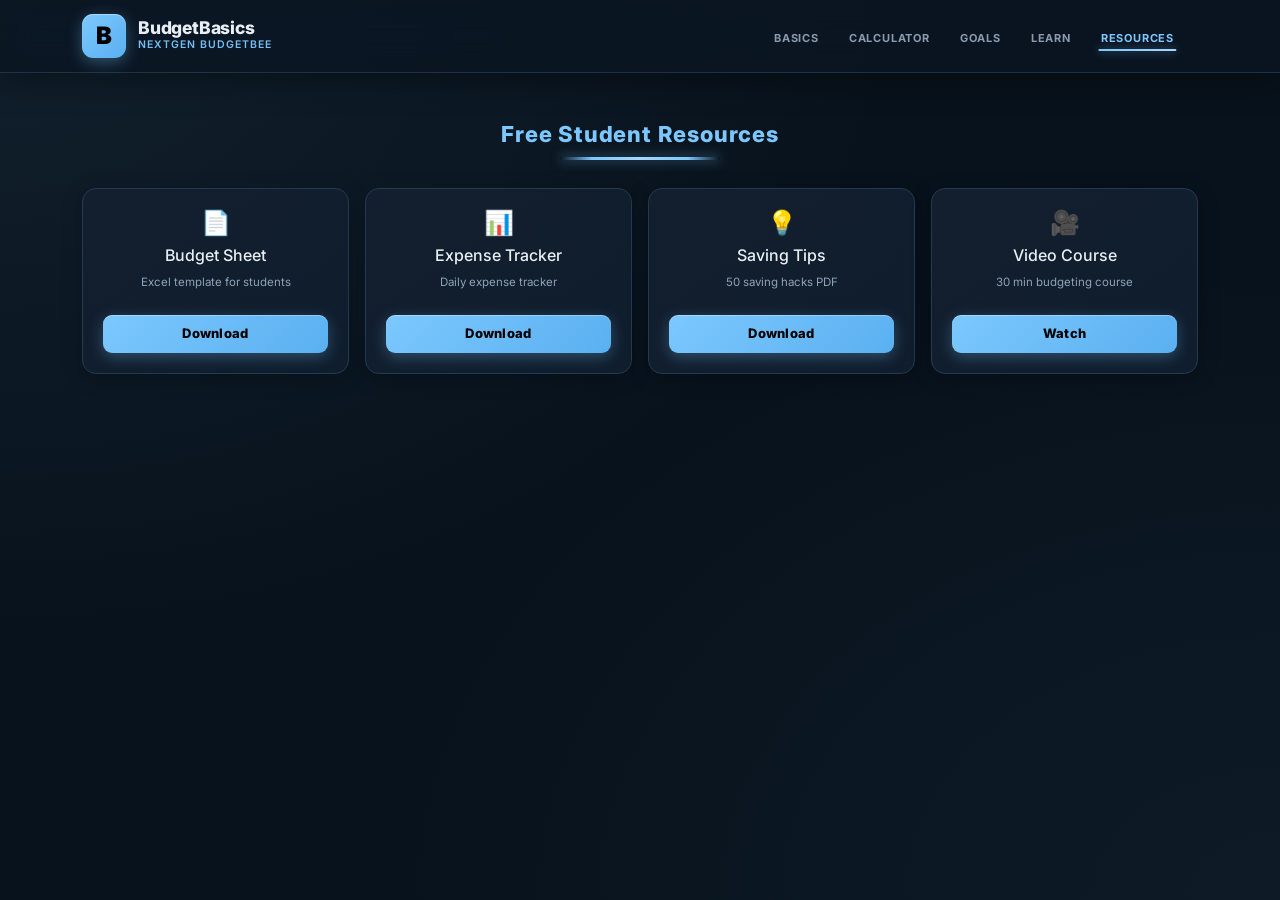
<file: resources.html>
<!DOCTYPE html>
<html lang="en">
    <head>
        <meta charset="UTF-8">
        <meta name="viewport" content="width=device-width, initial-scale=1.0">
        <title>Resources - BudgetBasics</title>
        <link href="https://cdn.jsdelivr.net/npm/bootstrap@5.3.3/dist/css/bootstrap.min.css" rel="stylesheet">
        <link rel="stylesheet" href="style.css">
    </head>
    
    <body>
        <div class="top-nav">
            <div class="container d-flex justify-content-between align-items-center"><div class="logo-wrap">
                <div class="logo-icon">B</div>
                <div>
                    <div class="logo-title">BudgetBasics</div>
                    <div class="logo-sub">NextGen BudgetBee</div>
                </div>
            </div>
            <div>
                <a href="index.html" class="nav-item">BASICS</a>
                <a href="calculator.html" class="nav-item">CALCULATOR</a>
                <a href="goals.html" class="nav-item">GOALS</a>
                <a href="learn.html" class="nav-item">LEARN</a>
                <a href="resources.html" class="nav-item active">RESOURCES</a>
            </div>
        </div>
    </div>
    <div class="container py-5">
        <h2 class="title-blue">Free Student Resources</h2>
        <div class="row g-3">
            <div class="col-md-3">
                <div class="card-dark text-center">
                    <h4>📄</h4>
                    <h6>Budget Sheet</h6>
                    <p class="small">Excel template for students</p>
                    <a href="#" class="btn-blue mt-2">Download</a>
                </div>
            </div>
            <div class="col-md-3"
            ><div class="card-dark text-center">
                <h4>📊</h4>
                <h6>Expense Tracker</h6>
                <p class="small">Daily expense tracker</p>
                <a href="#" class="btn-blue mt-2">Download</a>
            </div>
        </div>
        <div class="col-md-3">
            <div class="card-dark text-center">
                <h4>💡</h4>
                <h6>Saving Tips</h6>
                <p class="small">50 saving hacks PDF</p>
                <a href="#" class="btn-blue mt-2">Download</a>
            </div>
        </div>
        <div class="col-md-3">
            <div class="card-dark text-center">
                <h4>🎥</h4>
                <h6>Video Course</h6>
                <p class="small">30 min budgeting course</p>
                <a href="#" class="btn-blue mt-2">Watch</a>
            </div>
        </div>
    </div>
</div>

</body
></html>
</file>
<file: style.css>
@import url('https://fonts.googleapis.com/css2?family=Inter:wght@400;600;700;800;900&display=swap');

:root{
  --bg:#08121c;
  --card:#131f2e;
  --card-hover:#162a40;
  --border:#243a51;
  --blue:#7cc8fe;
  --blue-light:#a5d6ff;
  --text:#e8eef4;
  --muted:#8da3b8;
}

*{
  font-family:'Inter', Segoe UI, Arial, sans-serif;
  -webkit-font-smoothing:antialiased;
}

body{
  background:var(--bg);
  background-image:
    radial-gradient(ellipse at top left, rgba(124,200,254,0.08) 0%, transparent 50%),
    radial-gradient(ellipse at bottom right, rgba(124,200,254,0.05) 0%, transparent 50%);
  color:var(--text);
  margin:0;
  overflow-x:hidden;
  scroll-behavior:smooth;
  min-height:100vh;
}

/* ===== NAVBAR - Glassmorphism ===== */
.top-nav{
  background:rgba(12,22,33,0.85);
  backdrop-filter:blur(16px) saturate(180%);
  -webkit-backdrop-filter:blur(16px) saturate(180%);
  border-bottom:1px solid rgba(36,58,81,0.8);
  padding:14px 0;
  position:sticky;
  top:0;
  z-index:1000;
  box-shadow:0 8px 32px rgba(0,0,0,0.4);
  animation:navSlideDown 0.6s cubic-bezier(0.25,0.8,0.25,1);
}
@keyframes navSlideDown{
  from{transform:translateY(-100%); opacity:0;}
  to{transform:translateY(0); opacity:1;}
}

.logo-wrap{
  display:flex;
  align-items:center;
  gap:12px;
}
.logo-icon{
  background:linear-gradient(135deg, var(--blue), #5ab0f0);
  width:44px;
  height:44px;
  border-radius:11px;
  display:flex;
  align-items:center;
  justify-content:center;
  font-size:24px;
  font-weight:900;
  color:#000;
  box-shadow:
    0 4px 15px rgba(124,200,254,0.35),
    inset 0 1px 1px rgba(255,255,255,0.4);
  transition:all 0.4s cubic-bezier(0.25,0.8,0.25,1);
  position:relative;
  overflow:hidden;
}
.logo-icon::after{
  content:'';
  position:absolute;
  top:-50%; left:-50%;
  width:200%; height:200%;
  background:linear-gradient(120deg, transparent 30%, rgba(255,255,255,0.4) 50%, transparent 70%);
  transform:rotate(25deg) translateX(-100%);
  transition:transform 0.6s;
}
.logo-icon:hover::after{
  transform:rotate(25deg) translateX(100%);
}
.logo-icon:hover{
  transform:rotate(12deg) scale(1.12) translateY(-2px);
  box-shadow:0 8px 25px rgba(124,200,254,0.6);
}

.logo-title{font-size:17.5px;
  font-weight:800;
  line-height:1;
  letter-spacing:-0.2px;}

  .logo-sub{
    font-size:10.5px;
    color:var(--blue);
    opacity:0.95;
    letter-spacing:1px;
    font-weight:600;
    text-transform:uppercase;}

.nav-item{
  font-size:11px;
  font-weight:700;
  color:#8a9bb0;
  text-decoration:none;
  margin-right:22px;
  letter-spacing:0.8px;
  position:relative;
  transition:all 0.3s ease;
  padding:6px 2px;
}
.nav-item::after{
  content:'';
  position:absolute;
  bottom:0; left:50%;
  width:0; height:2.5px;
  background:linear-gradient(90deg, var(--blue), var(--blue-light));
  border-radius:2px;
  transition:all 0.35s cubic-bezier(0.25,0.8,0.25,1);
  transform:translateX(-50%);
  box-shadow:0 0 8px rgba(124,200,254,0.6);
}

.nav-item:hover{
  color:#d6e9f8; 
  transform:translateY(-1px);}

.nav-item:hover::after{
  width:100%;}
.nav-item.active{
  color:var(--blue);}
.nav-item.active::after{
  width:100%;}

.btn-blue{
  background:linear-gradient(135deg, var(--blue) 0%, #5ab0f0 100%);
  color:#000;
  font-weight:800;
  border:none;
  padding:9px 20px;
  border-radius:9px;
  font-size:13px;
  transition:all 0.35s cubic-bezier(0.25,0.8,0.25,1);
  display:inline-block;
  text-decoration:none;
  box-shadow:0 4px 15px rgba(124,200,254,0.3), inset 0 1px 0 rgba(255,255,255,0.3);
  position:relative;
  overflow:hidden;
  letter-spacing:0.3px;
}
.btn-blue::before{
  content:'';
  position:absolute;
  top:0; left:-100%;
  width:100%; height:100%;
  background:linear-gradient(90deg, transparent, rgba(255,255,255,0.4), transparent);
  transition:left 0.5s;
}
.btn-blue:hover::before{left:100%;}
.btn-blue:hover{
  transform:translateY(-3px) scale(1.04);
  box-shadow:0 10px 25px rgba(124,200,254,0.5);
  color:#000;
}
.btn-blue:active{transform:translateY(-1px) scale(0.98);}

.btn-outline{
  border:1.5px solid #3a5d7e;
  color:var(--blue);
  background:rgba(124,200,254,0.04);
  padding:8px 18px;
  border-radius:9px;
  font-size:13px;
  font-weight:600;
  text-decoration:none;
  transition:all 0.35s ease;
  backdrop-filter:blur(4px);
}
.btn-outline:hover{
  background:rgba(124,200,254,0.12);
  border-color:var(--blue);
  color:var(--blue-light);
  transform:translateY(-2px);
  box-shadow:0 6px 18px rgba(124,200,254,0.2);
}


.card-dark{
  background:linear-gradient(145deg, var(--card) 0%, #0f1d2d 100%);
  border:1px solid var(--border);
  border-radius:14px;
  padding:20px;
  transition:all 0.15s cubic-bezier(0.25,0.8,0.25,1);
  cursor:pointer;
  position:relative;
  overflow:hidden;
  box-shadow:0 4px 20px rgba(0,0,0,0.25);
}
.card-dark::before{
  content:'';
  position:absolute;
  top:0; left:-100%;
  width:60%; height:100%;
  background:linear-gradient(105deg, transparent 20%, rgba(124,200,254,0.12) 50%, transparent 80%);
  transition:left 0.8s cubic-bezier(0.25,0.8,0.25,1);
  pointer-events:none;
  z-index:1;
}
.card-dark::after{
  content:'';
  position:absolute;
  top:0; left:0; right:0; bottom:0;
  border-radius:14px;
  background:radial-gradient(600px circle at var(--mouse-x, 50%) var(--mouse-y, 50%), rgba(124,200,254,0.08), transparent 40%);
  opacity:0;
  transition:opacity 0.4s ease;
  pointer-events:none;
}
.card-dark:hover::before{left:130%;}
.card-dark:hover::after{opacity:1;}
.card-dark:hover{
  transform:translateY(-12px) scale(1.025) perspective(1000px) rotateX(2deg);
  border-color:rgba(124,200,254,0.6) !important;
  background:linear-gradient(145deg, var(--card-hover) 0%, #132a42 100%);
  box-shadow:
    0 20px 40px rgba(0,0,0,0.5),
    0 0 0 1px rgba(124,200,254,0.3),
    0 0 40px rgba(124,200,254,0.15),
    inset 0 1px 0 rgba(255,255,255,0.05);
  z-index:5;
}
.card-dark:active{
  transform:translateY(-4px) scale(0.985) perspective(1000px) rotateX(0deg);
}
.card-dark:hover i{
  transform:scale(1.35) rotate(10deg) translateY(-2px);
  filter:drop-shadow(0 0 8px rgba(124,200,254,0.6));
  transition:all 0.5s cubic-bezier(0.34,1.56,0.64,1);
}
.card-dark h6, .card-dark strong{
  position:relative; z-index:2; transition:color 0.3s ease;
}
.card-dark:hover h6, .card-dark:hover strong{
  color:var(--blue-light) !important;
}

.calc-card{
  background:linear-gradient(160deg, rgba(19,35,52,0.95) 0%, rgba(12,24,38,0.98) 100%);
  border:1.5px solid rgba(74,122,170,0.5);
  border-radius:16px;
  padding:22px;
  transition:all 0.5s cubic-bezier(0.25,0.8,0.25,1);
  position:relative;
  box-shadow:0 8px 32px rgba(0,0,0,0.35), inset 0 1px 0 rgba(255,255,255,0.06);
  overflow:hidden;
}
.calc-card:hover{
  transform:translateY(-8px) scale(1.015);
  border-color:var(--blue);
  box-shadow:0 16px 40px rgba(0,0,0,0.5), 0 0 40px rgba(124,200,254,0.18);
}


.progress{
  height:8px;
  background:rgba(14,30,46,0.8);
  border-radius:10px;
  overflow:hidden;
  box-shadow:inset 0 2px 4px rgba(0,0,0,0.5), inset 0 1px 1px rgba(0,0,0,0.3);
  position:relative;
}
.progress-bar{
  background:linear-gradient(90deg, var(--blue) 0%, #8fd1ff 50%, var(--blue-light) 100%) !important;
  border-radius:10px;
  transition:width 1.2s cubic-bezier(0.25,0.8,0.25,1), filter 0.4s ease;
  position:relative;
  overflow:hidden;
  box-shadow:0 0 10px rgba(124,200,254,0.4);
}
.progress-bar::after{
  content:'';
  position:absolute;
  top:0; left:0; right:0; bottom:0;
  background:linear-gradient(90deg, transparent, rgba(255,255,255,0.3), transparent);
  animation:shimmer 2s infinite;
}
@keyframes shimmer{
  0%{transform:translateX(-100%);}
  100%{transform:translateX(200%);}
}
.card-dark:hover .progress-bar{
  filter:brightness(1.35) saturate(1.2);
  box-shadow:0 0 18px rgba(124,200,254,0.8);
}

/* ===== OTHER ELEMENTS ===== */
.small{font-size:11.5px;color:var(--muted);line-height:1.6;}
.title-blue{
  color:var(--blue);
  font-weight:800;
  text-align:center;
  position:relative;
  margin-bottom:28px;
  letter-spacing:0.8px;
  font-size:22px;
  animation:fadeInUp 0.8s ease;
}
.title-blue::after{
  content:'';
  display:block;
  width:160px;
  height:2.5px;
  background:linear-gradient(90deg, transparent, var(--blue) 20%, var(--blue-light) 50%, var(--blue) 80%, transparent);
  margin:10px auto 0 auto;
  border-radius:3px;
  box-shadow:0 0 12px rgba(124,200,254,0.6);
}
@keyframes fadeInUp{
  from{opacity:0; transform:translateY(20px);}
  to{opacity:1; transform:translateY(0);}
}

.input-dark{
  background:rgba(8,18,28,0.8);
  border:1.5px solid #2a4560;
  color:#fff;
  border-radius:10px;
  padding:11px 14px;
  width:100%;
  transition:all 0.35s cubic-bezier(0.25,0.8,0.25,1);
  font-size:13.5px;
  box-shadow:inset 0 2px 6px rgba(0,0,0,0.3);
}
.input-dark:focus{
  outline:none;
  border-color:var(--blue);
  background:rgba(10,26,42,0.9);
  box-shadow:0 0 0 4px rgba(124,200,254,0.15), 0 8px 20px rgba(0,0,0,0.3), inset 0 1px 0 rgba(255,255,255,0.05);
  transform:translateY(-2px);
}
.input-dark::placeholder{color:#5a758e;}

@media (max-width:768px){
  .card-dark:hover{transform:translateY(-4px) scale(1.01);}
}
.nav-item{
  transition:all 0.1s ease !important;
}
.nav-item:hover{
  border:1px solid rgba(124,200,254,0.35);
  border-radius:8px;
  padding:6px 12px !important;
  background:rgba(124,200,254,0.07);
  box-shadow:0 0 10px rgba(124,200,254,0.12);
}

.row.g-3 > [class*="col-"]{
  display:flex;
}
.row.g-3 .card-dark{
  width:100%;
  height:100%;
  display:flex;
  flex-direction:column;
}

/* INFOGRAPHIC CSS - SAME AS YOURS, ONLY % POSITION FIXED */
.bb-info-card{
  height:auto !important;
  border:1px solid #1e3a5f !important;
  background:#080f1e !important;
  cursor:default !important;
}
.bb-info-card:hover{
  transform:none !important;
  border-color:#1e3a5f !important;
}
.bb-icon-circle{
  background:#7cc8fe;
  color:#000;
  width:38px;
  height:38px;
  border-radius:50%;
  display:flex;
  align-items:center;
  justify-content:center;
  font-size:14px;
}
.bb-pill{
  background:#203a5e;
  color:#fff;
  padding:8px 14px;
  border-radius:20px;
  font-weight:700;
  font-size:14px;
}
.bb-tip-box{
  background:#0f213d;
  border:1px solid #1e3a5f;
  border-radius:10px;
  padding:10px 14px;
}
.bb-dash-box{
  background:rgba(124,200,254,0.08);
  border:1px dashed #3a5f8a;
  border-radius:8px;
  padding:8px 10px;
}
.bb-pie{
  width:260px;
  height:260px;
  border-radius:50%;
  margin:auto;
  background: conic-gradient(from 180deg,
    #c8d9ea 0deg 180deg,
    #7cc8fe 180deg 288deg,
    #2c5a7a 288deg 360deg
  );
  display:flex;
  align-items:center;
  justify-content:center;
  box-shadow:0 0 25px rgba(124,200,254,0.25);
  position:relative;
}
.bb-pie-center{
  width:110px;
  height:110px;
  background:#08121c;
  border-radius:50%;
  border:2px solid #1e3a5f;
  display:flex;
  flex-direction:column;
  align-items:center;
  justify-content:center;
  z-index:1;
}
.pie-percent{
  position:absolute;
  font-weight:900;
  font-size:16px;
  z-index:10;
  text-shadow:0 2px 8px rgba(0,0,0,0.9);
}

.pie-percent.p50{ 
  left:20%; 
  top:50%; 
  transform:translateY(-50%); 
  color:#000; 
  font-size:20px; }

.pie-percent.p30{ 
  right:22%; 
  top:30%; 
  color:#000; 
  font-size:17px; }

.pie-percent.p20{ 
  right:26%; 
  bottom:26%; 
  color:#fff; 
  font-size:15px; }


.bb-click-badge{ 
  text-decoration:none; 
  cursor:pointer; 
  transition:all 0.3s ease; }

.bb-click-badge:hover{ 
  transform:translateY(-2px) scale(1.08); 
  box-shadow:0 6px 18px rgba(124,200,254,0.4); }

.bb-click-card{ 
  border:1px solid #1e3a5f; 
  border-radius:10px; 
  background:rgba(255,255,255,0.02); 
  transition:all 0.3s ease; }

.bb-click-card:hover{
   background:rgba(124,200,254,0.08); 
   border-color:var(--blue);
    transform:translateX(6px); }

.logo-icon .b-letter{ 
  position:relative; 
  z-index:1; }

.logo-icon .bee-logo{ 
  position:absolute; 
  font-size:16px; 
  top:-5px;
  right:-6px; 
  z-index:2; 
  animation:beeFly 2s ease-in-out infinite; 
  filter:drop-shadow(0 0 4px rgba(255,235,0,0.8)); }
@keyframes beeFly{ 0%,100%{ transform:translate(0,0) rotate(-10deg); } 50%{ transform:translate(1px,-4px) rotate(10deg); } }
</file>
